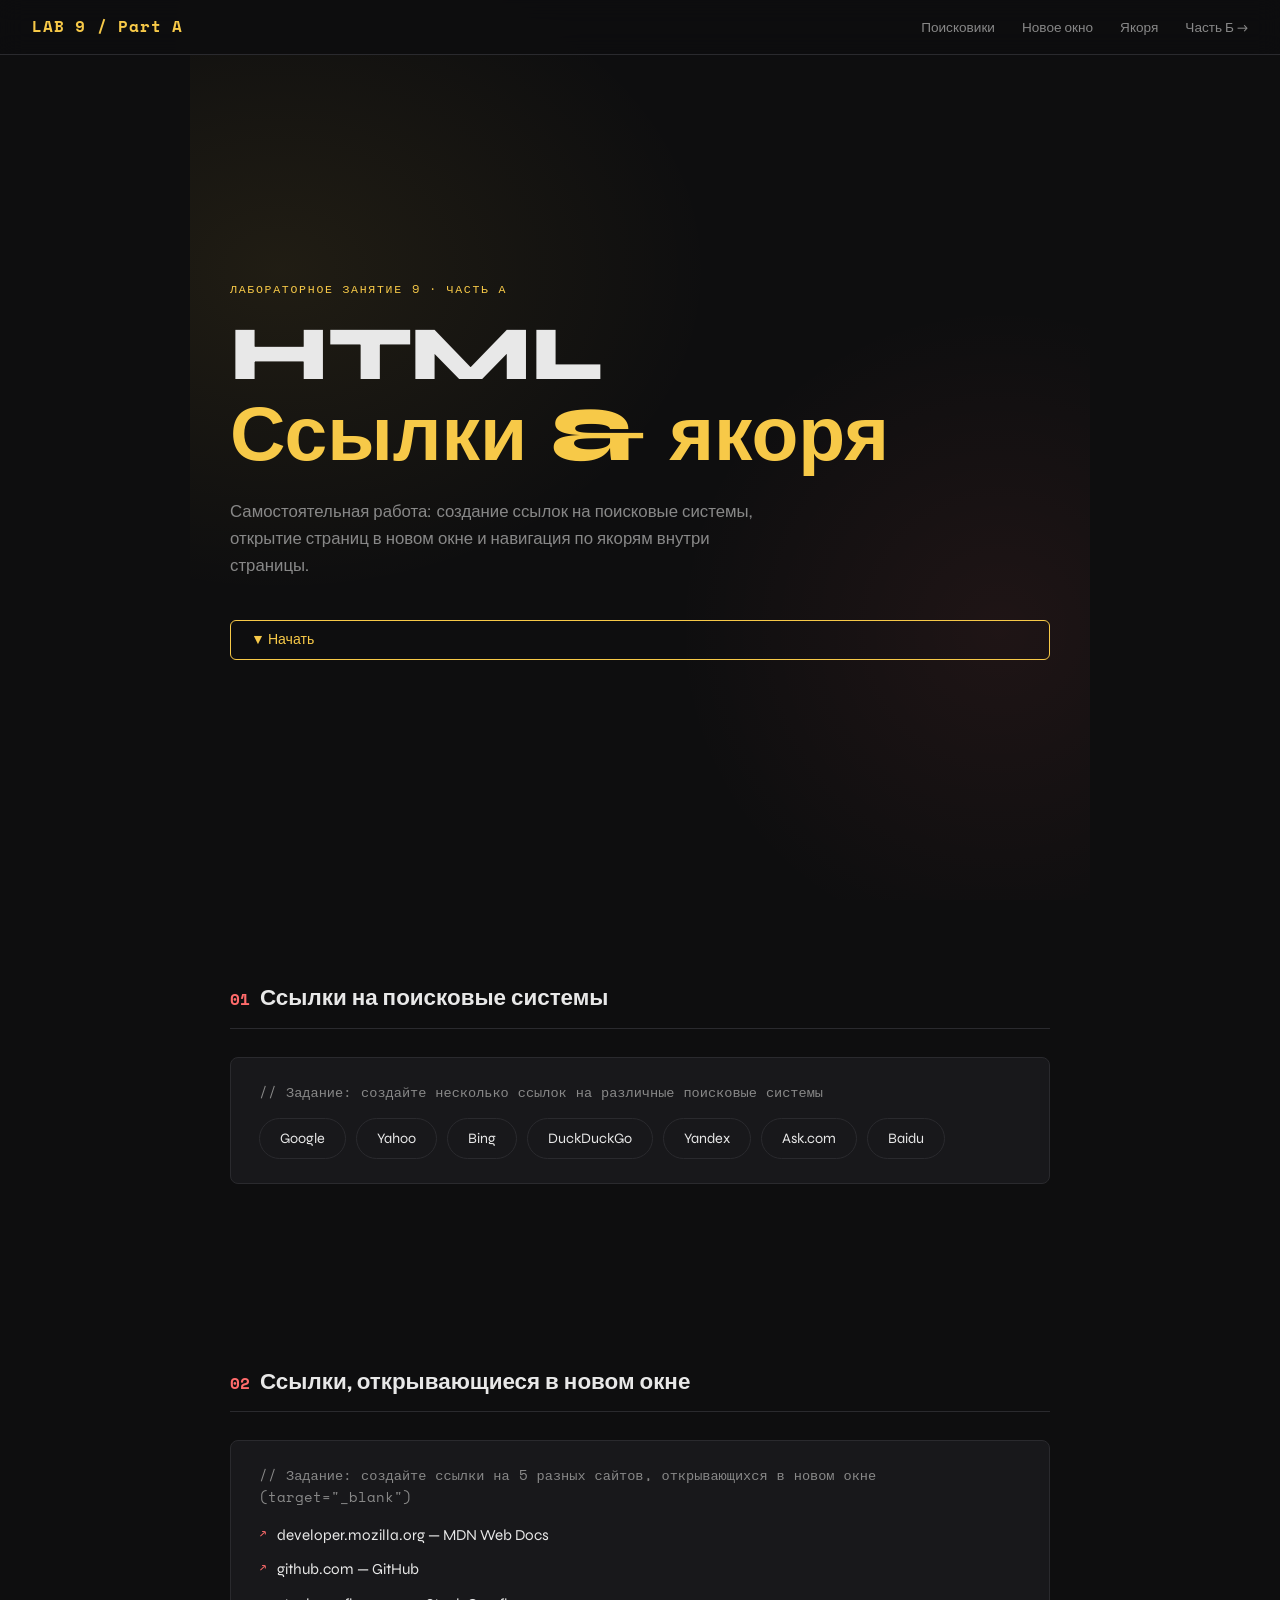
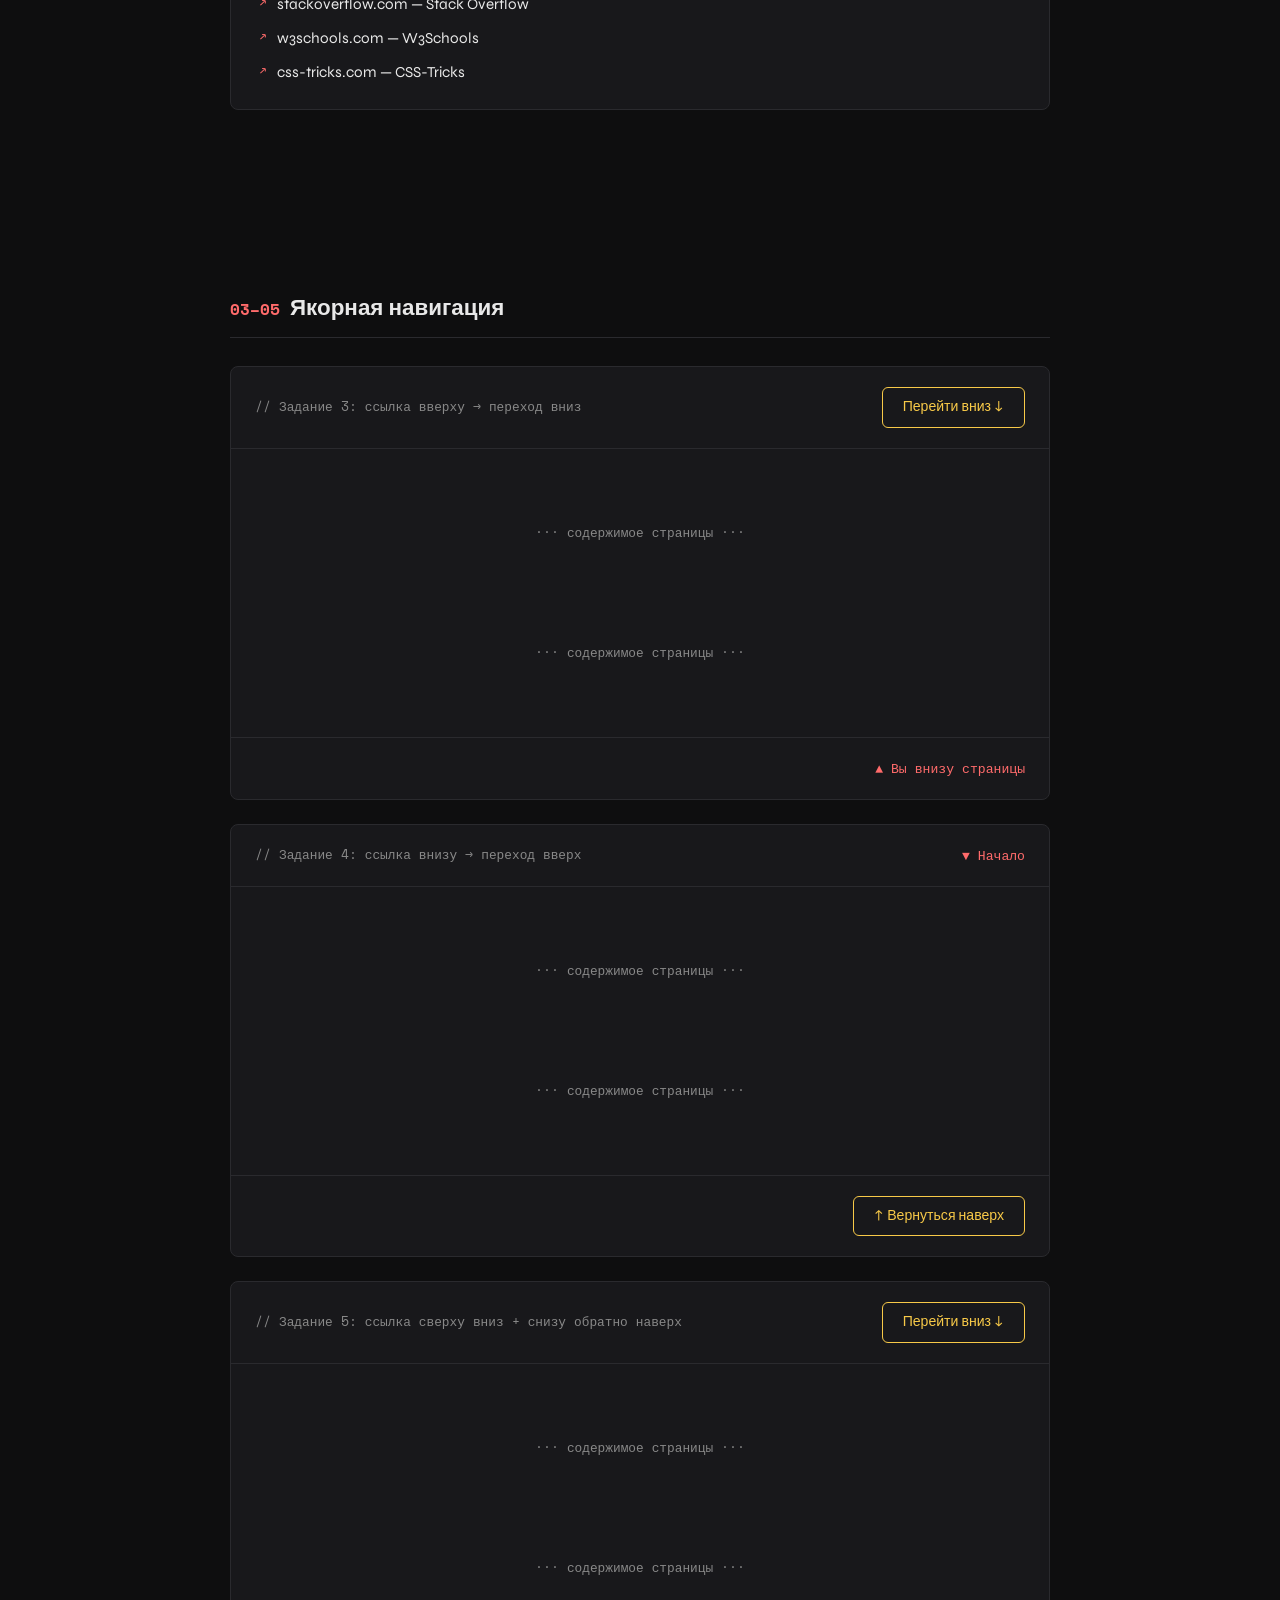
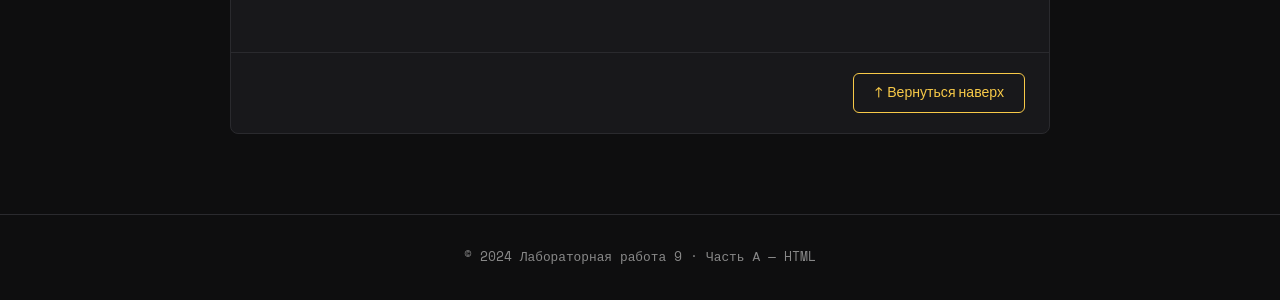
<file: index.html>
<!DOCTYPE html>
<html lang="ru">
<head>
  <meta charset="UTF-8" />
  <meta name="viewport" content="width=device-width, initial-scale=1.0" />
  <title>Часть А — HTML: Ссылки и якоря</title>
  <link rel="preconnect" href="https://fonts.googleapis.com" />
  <link href="https://fonts.googleapis.com/css2?family=Space+Mono:wght@400;700&family=Syne:wght@400;700;800&display=swap" rel="stylesheet" />
  <style>
    *, *::before, *::after { box-sizing: border-box; margin: 0; padding: 0; }

    :root {
      --bg: #0e0e0f;
      --surface: #18181b;
      --border: #2a2a2e;
      --accent: #f7c948;
      --accent2: #ff6b6b;
      --text: #e8e8e8;
      --muted: #888;
      --radius: 8px;
    }

    body {
      background: var(--bg);
      color: var(--text);
      font-family: 'Syne', sans-serif;
      line-height: 1.6;
    }

    /* ── HEADER ── */
    header {
      position: fixed;
      top: 0; left: 0; right: 0;
      z-index: 100;
      background: rgba(14,14,15,.85);
      backdrop-filter: blur(12px);
      border-bottom: 1px solid var(--border);
      padding: 14px 32px;
      display: flex;
      align-items: center;
      justify-content: space-between;
    }

    header h1 {
      font-family: 'Space Mono', monospace;
      font-size: 1rem;
      color: var(--accent);
      letter-spacing: .05em;
    }

    header nav a {
      color: var(--muted);
      text-decoration: none;
      margin-left: 24px;
      font-size: .85rem;
      transition: color .2s;
    }
    header nav a:hover { color: var(--text); }

    /* ── HERO ── */
    #top {
      min-height: 100vh;
      display: flex;
      flex-direction: column;
      justify-content: center;
      padding: 120px 40px 80px;
      background:
        radial-gradient(ellipse 80% 60% at 10% 30%, rgba(247,201,72,.08) 0%, transparent 60%),
        radial-gradient(ellipse 60% 60% at 90% 70%, rgba(255,107,107,.07) 0%, transparent 60%);
    }

    .label {
      font-family: 'Space Mono', monospace;
      font-size: .72rem;
      letter-spacing: .15em;
      text-transform: uppercase;
      color: var(--accent);
      margin-bottom: 16px;
    }

    .hero-title {
      font-size: clamp(2.4rem, 6vw, 5rem);
      font-weight: 800;
      line-height: 1.05;
      margin-bottom: 24px;
    }

    .hero-title span { color: var(--accent); }

    .hero-desc {
      max-width: 560px;
      color: var(--muted);
      font-size: 1.05rem;
      margin-bottom: 40px;
    }

    /* ── SECTION ── */
    section {
      max-width: 900px;
      margin: 0 auto;
      padding: 80px 40px;
    }

    section h2 {
      font-size: 1.4rem;
      font-weight: 700;
      margin-bottom: 28px;
      padding-bottom: 12px;
      border-bottom: 1px solid var(--border);
    }

    section h2 .num {
      font-family: 'Space Mono', monospace;
      color: var(--accent2);
      margin-right: 10px;
      font-size: 1rem;
    }

    /* ── EXERCISE BLOCKS ── */
    .exercise {
      background: var(--surface);
      border: 1px solid var(--border);
      border-radius: var(--radius);
      padding: 24px 28px;
      margin-bottom: 20px;
      transition: border-color .2s;
    }
    .exercise:hover { border-color: #3f3f46; }

    .exercise p.task {
      font-size: .85rem;
      color: var(--muted);
      margin-bottom: 14px;
      font-family: 'Space Mono', monospace;
    }

    /* ── SEARCH ENGINES GRID ── */
    .search-grid {
      display: flex;
      flex-wrap: wrap;
      gap: 10px;
    }

    .search-grid a {
      display: inline-block;
      padding: 8px 20px;
      border: 1px solid var(--border);
      border-radius: 40px;
      color: var(--text);
      text-decoration: none;
      font-size: .9rem;
      transition: background .2s, border-color .2s, color .2s;
    }
    .search-grid a:hover {
      background: var(--accent);
      border-color: var(--accent);
      color: #000;
    }

    /* ── NEW-WINDOW LINKS ── */
    .site-list { list-style: none; display: flex; flex-direction: column; gap: 10px; }
    .site-list li a {
      display: flex;
      align-items: center;
      gap: 10px;
      color: var(--text);
      text-decoration: none;
      font-size: .95rem;
      transition: color .2s;
    }
    .site-list li a::before {
      content: '↗';
      font-family: 'Space Mono', monospace;
      color: var(--accent2);
      font-size: .8rem;
    }
    .site-list li a:hover { color: var(--accent); }

    /* ── LONG PAGE DEMO ── */
    .long-page-demo {
      background: var(--surface);
      border: 1px solid var(--border);
      border-radius: var(--radius);
      overflow: hidden;
    }

    .lp-header {
      padding: 20px 24px;
      border-bottom: 1px solid var(--border);
      display: flex;
      justify-content: space-between;
      align-items: center;
    }
    .lp-body { padding: 24px; }
    .lp-spacer {
      height: 120px;
      display: flex;
      align-items: center;
      justify-content: center;
      color: var(--muted);
      font-size: .8rem;
      font-family: 'Space Mono', monospace;
    }
    .lp-footer {
      border-top: 1px solid var(--border);
      padding: 20px 24px;
      display: flex;
      justify-content: flex-end;
    }

    /* ── ANCHOR LINK STYLE ── */
    .anchor-link {
      display: inline-flex;
      align-items: center;
      gap: 6px;
      padding: 8px 20px;
      border: 1px solid var(--accent);
      border-radius: 6px;
      color: var(--accent);
      text-decoration: none;
      font-size: .88rem;
      transition: background .2s, color .2s;
    }
    .anchor-link:hover { background: var(--accent); color: #000; }

    /* ── FOOTER ── */
    footer {
      border-top: 1px solid var(--border);
      text-align: center;
      padding: 32px;
      color: var(--muted);
      font-size: .8rem;
      font-family: 'Space Mono', monospace;
    }
  </style>
</head>
<body>

  <!-- ── HEADER ── -->
  <header>
    <h1>LAB 9 / Part A</h1>
    <nav>
      <a href="#ex1">Поисковики</a>
      <a href="#ex2">Новое окно</a>
      <a href="#ex3">Якоря</a>
      <a href="../partB/index.html">Часть Б →</a>
    </nav>
  </header>

  <!-- ── HERO / TOP ANCHOR ── -->
  <section id="top" style="padding-top:120px;">
    <p class="label">Лабораторное занятие 9 · Часть А</p>
    <h1 class="hero-title">HTML<br/><span>Ссылки &amp; якоря</span></h1>
    <p class="hero-desc">
      Самостоятельная работа: создание ссылок на поисковые системы,
      открытие страниц в новом окне и навигация по якорям внутри страницы.
    </p>
    <a href="#ex1" class="anchor-link">▼ Начать</a>
  </section>

  <!-- ── EXERCISE 1 ── -->
  <section id="ex1">
    <h2><span class="num">01</span>Ссылки на поисковые системы</h2>
    <div class="exercise">
      <p class="task">// Задание: создайте несколько ссылок на различные поисковые системы</p>
      <div class="search-grid">
        <a href="https://www.google.com" target="_blank">Google</a>
        <a href="https://www.yahoo.com" target="_blank">Yahoo</a>
        <a href="https://www.bing.com" target="_blank">Bing</a>
        <a href="https://www.duckduckgo.com" target="_blank">DuckDuckGo</a>
        <a href="https://www.yandex.ru" target="_blank">Yandex</a>
        <a href="https://www.ask.com" target="_blank">Ask.com</a>
        <a href="https://www.baidu.com" target="_blank">Baidu</a>
      </div>
    </div>
  </section>

  <!-- ── EXERCISE 2 ── -->
  <section id="ex2">
    <h2><span class="num">02</span>Ссылки, открывающиеся в новом окне</h2>
    <div class="exercise">
      <p class="task">// Задание: создайте ссылки на 5 разных сайтов, открывающихся в новом окне (target="_blank")</p>
      <ul class="site-list">
        <li><a href="https://developer.mozilla.org" target="_blank" rel="noopener">developer.mozilla.org — MDN Web Docs</a></li>
        <li><a href="https://github.com" target="_blank" rel="noopener">github.com — GitHub</a></li>
        <li><a href="https://stackoverflow.com" target="_blank" rel="noopener">stackoverflow.com — Stack Overflow</a></li>
        <li><a href="https://www.w3schools.com" target="_blank" rel="noopener">w3schools.com — W3Schools</a></li>
        <li><a href="https://css-tricks.com" target="_blank" rel="noopener">css-tricks.com — CSS-Tricks</a></li>
      </ul>
    </div>
  </section>

  <!-- ── EXERCISES 3-5: Anchors ── -->
  <section id="ex3">
    <h2><span class="num">03–05</span>Якорная навигация</h2>

    <!-- Ex 3: link top → bottom -->
    <div class="long-page-demo" id="demo3">
      <div class="lp-header">
        <span style="font-size:.8rem; color:var(--muted); font-family:'Space Mono',monospace;">// Задание 3: ссылка вверху → переход вниз</span>
        <a href="#demo3-bottom" class="anchor-link">Перейти вниз ↓</a>
      </div>
      <div class="lp-body">
        <div class="lp-spacer">··· содержимое страницы ···</div>
        <div class="lp-spacer">··· содержимое страницы ···</div>
      </div>
      <div class="lp-footer" id="demo3-bottom">
        <span style="color:var(--accent2);font-size:.82rem;font-family:'Space Mono',monospace;">▲ Вы внизу страницы</span>
      </div>
    </div>

    <div style="height:24px"></div>

    <!-- Ex 4: link bottom → top -->
    <div class="long-page-demo" id="demo4">
      <div class="lp-header" id="demo4-top">
        <span style="font-size:.8rem; color:var(--muted); font-family:'Space Mono',monospace;">// Задание 4: ссылка внизу → переход вверх</span>
        <span style="color:var(--accent2);font-size:.82rem;font-family:'Space Mono',monospace;">▼ Начало</span>
      </div>
      <div class="lp-body">
        <div class="lp-spacer">··· содержимое страницы ···</div>
        <div class="lp-spacer">··· содержимое страницы ···</div>
      </div>
      <div class="lp-footer">
        <a href="#demo4-top" class="anchor-link">↑ Вернуться наверх</a>
      </div>
    </div>

    <div style="height:24px"></div>

    <!-- Ex 5: both top↓ and bottom↑ -->
    <div class="long-page-demo" id="demo5">
      <div class="lp-header" id="demo5-top">
        <span style="font-size:.8rem; color:var(--muted); font-family:'Space Mono',monospace;">// Задание 5: ссылка сверху вниз + снизу обратно наверх</span>
        <a href="#demo5-bottom" class="anchor-link">Перейти вниз ↓</a>
      </div>
      <div class="lp-body">
        <div class="lp-spacer">··· содержимое страницы ···</div>
        <div class="lp-spacer">··· содержимое страницы ···</div>
      </div>
      <div class="lp-footer" id="demo5-bottom">
        <a href="#demo5-top" class="anchor-link">↑ Вернуться наверх</a>
      </div>
    </div>

  </section>

  <footer>
    &copy; 2024 Лабораторная работа 9 · Часть А — HTML
  </footer>

</body>
</html>
</file>
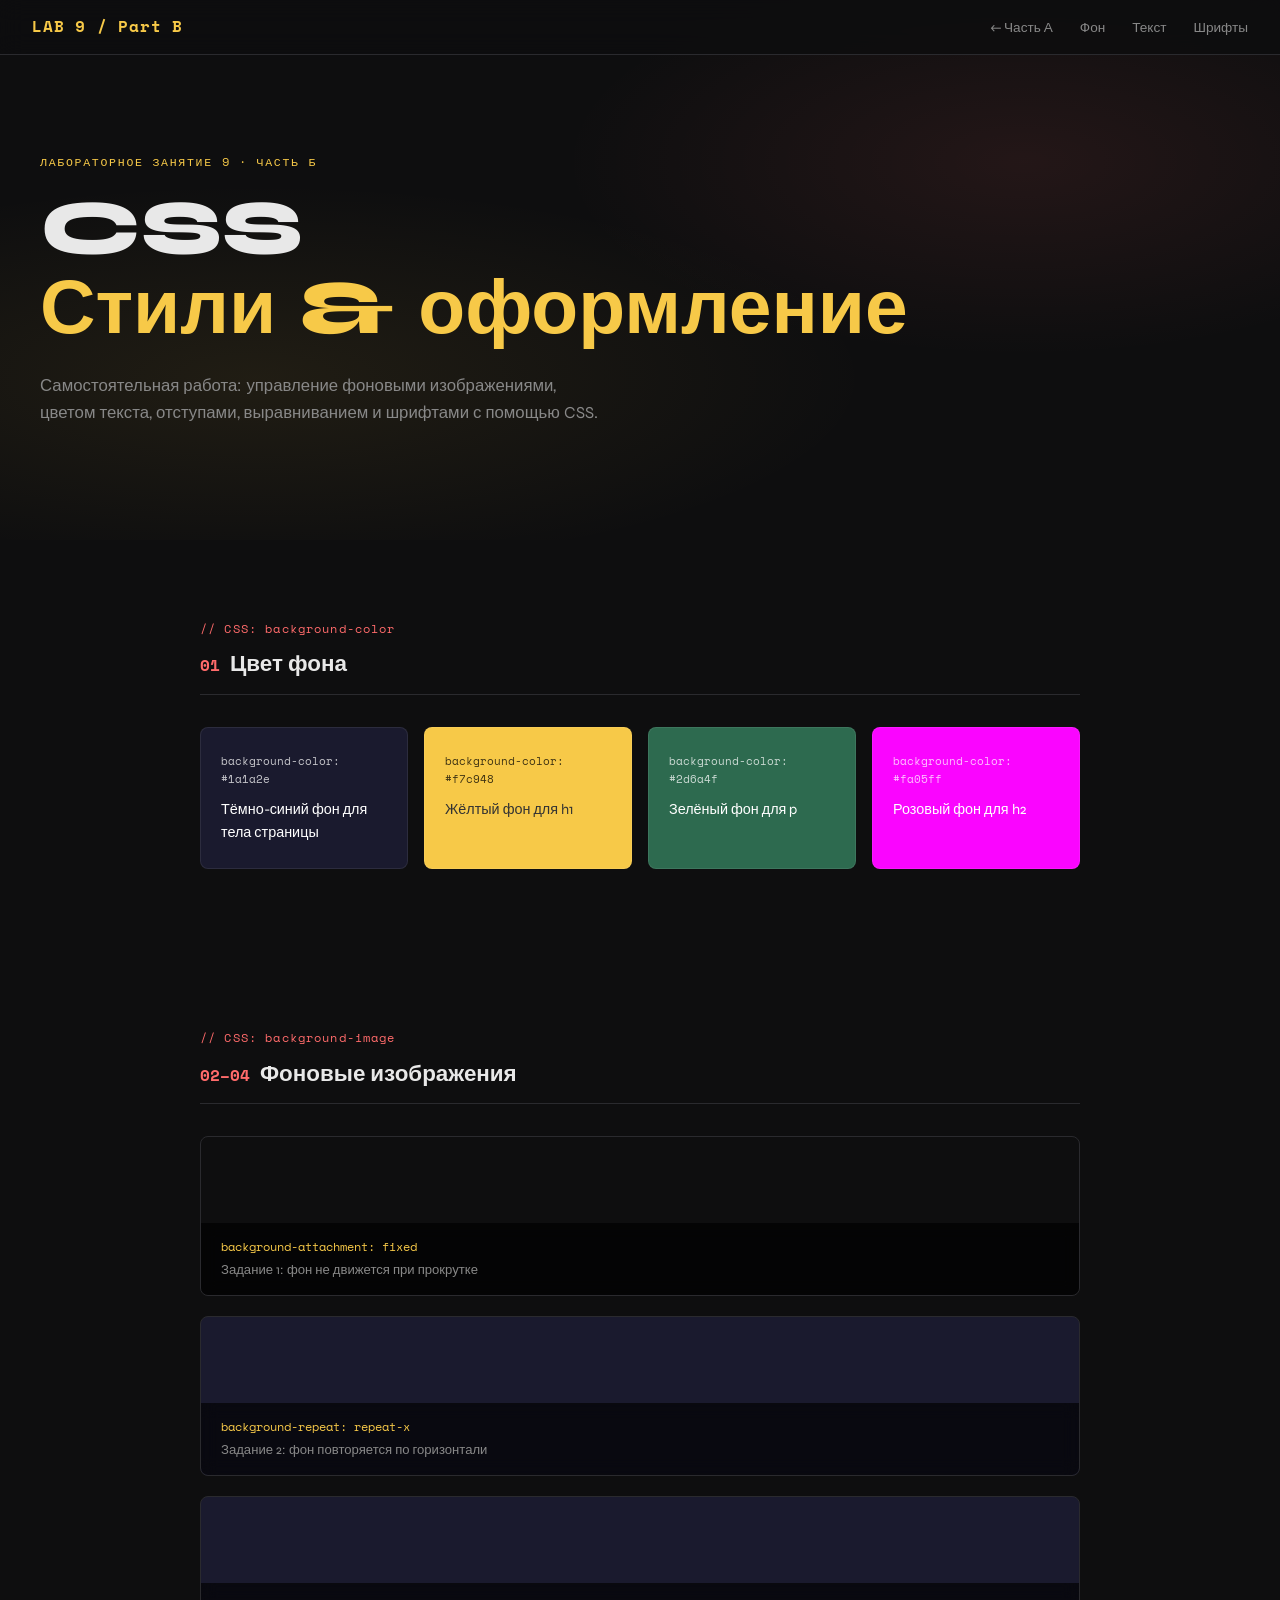
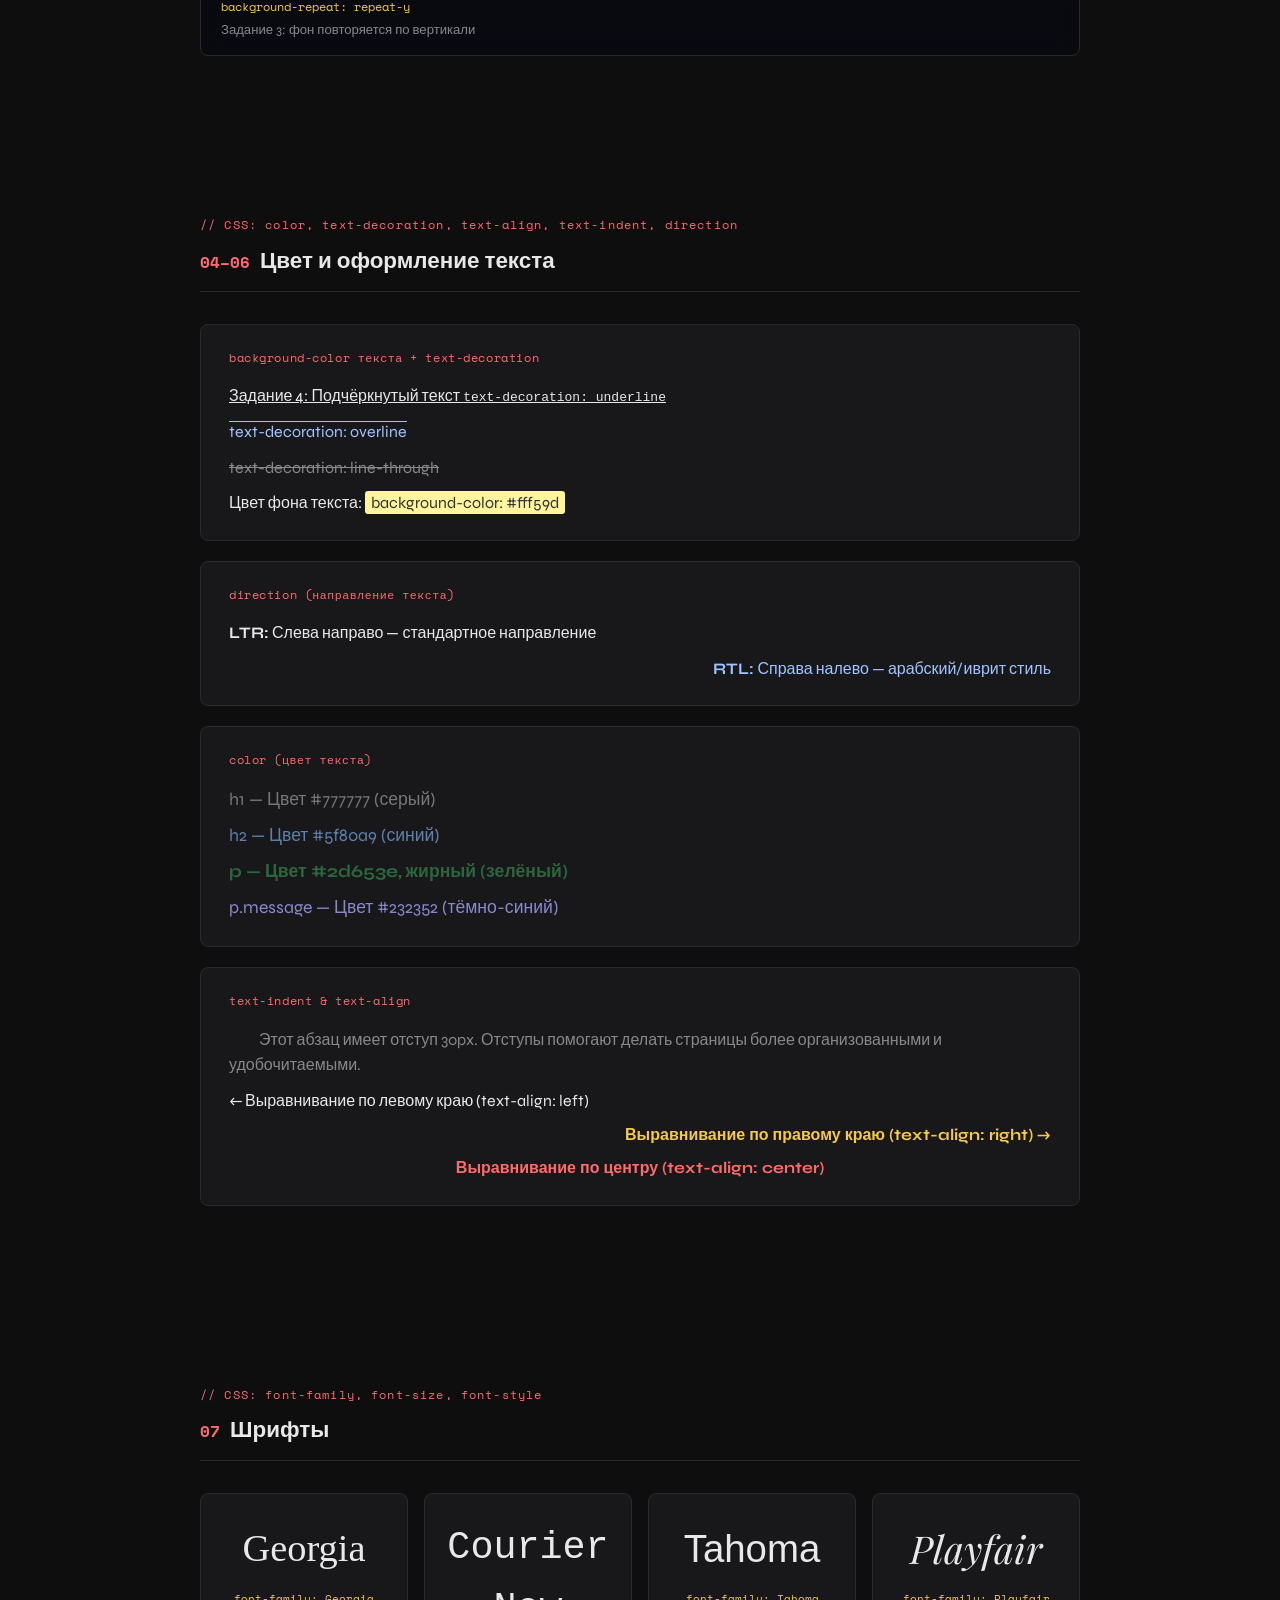
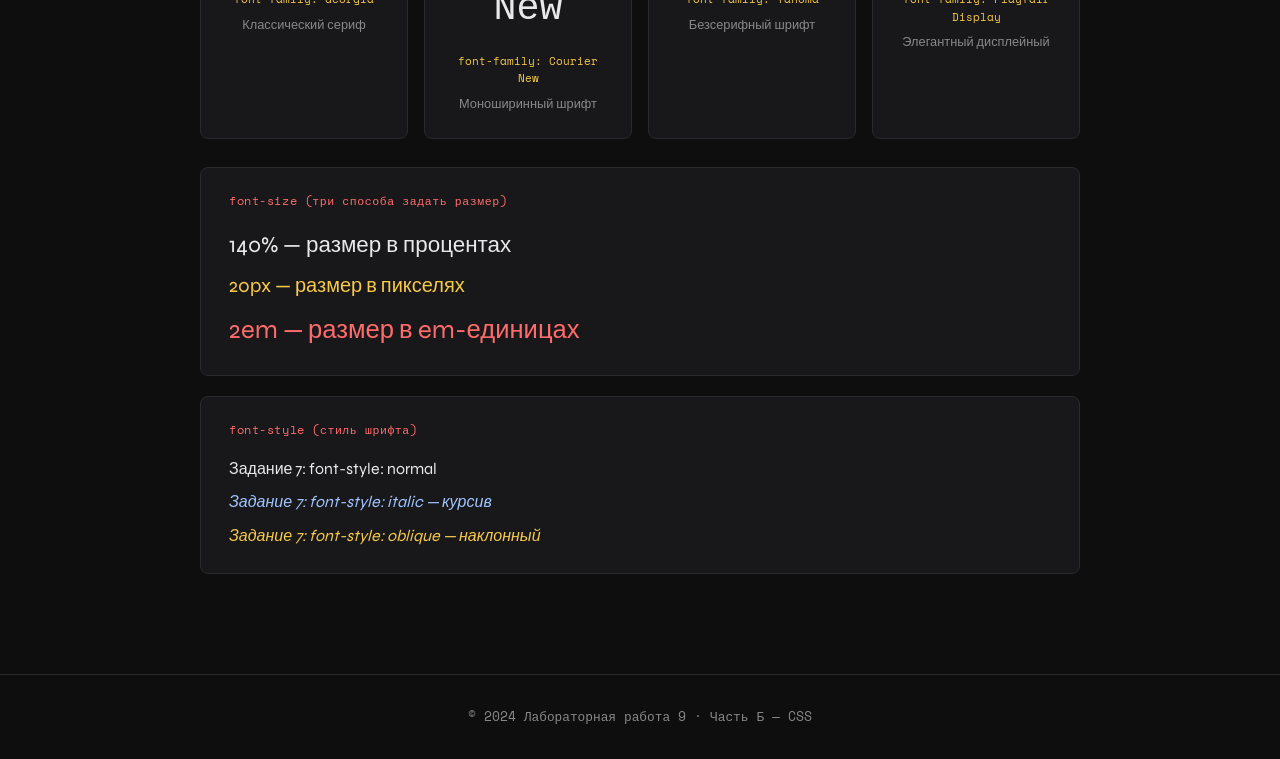
<file: index (2).html>
<!DOCTYPE html>
<html lang="ru">
<head>
  <meta charset="UTF-8" />
  <meta name="viewport" content="width=device-width, initial-scale=1.0" />
  <title>Часть Б — CSS: Фоны, текст, шрифты</title>
  <link rel="preconnect" href="https://fonts.googleapis.com" />
  <link href="https://fonts.googleapis.com/css2?family=Space+Mono:wght@400;700&family=Syne:wght@400;700;800&family=Playfair+Display:ital,wght@0,700;1,400&display=swap" rel="stylesheet" />
  <link rel="stylesheet" href="style.css" />
</head>
<body>

  <header>
    <h1>LAB 9 / Part B</h1>
    <nav>
      <a href="../partA/index.html">← Часть А</a>
      <a href="#bg-color">Фон</a>
      <a href="#text-color">Текст</a>
      <a href="#fonts">Шрифты</a>
    </nav>
  </header>

  <!-- ── HERO ── -->
  <div class="hero" id="top">
    <p class="label">Лабораторное занятие 9 · Часть Б</p>
    <h1 class="hero-title">CSS<br/><span>Стили &amp; оформление</span></h1>
    <p class="hero-desc">
      Самостоятельная работа: управление фоновыми изображениями, цветом текста,
      отступами, выравниванием и шрифтами с помощью CSS.
    </p>
  </div>

  <!-- ══════════════════════════════════════
       БЛОК 1 — Цвет фона
  ═══════════════════════════════════════ -->
  <section id="bg-color">
    <div class="section-label">// CSS: background-color</div>
    <h2 class="section-title"><span class="num">01</span>Цвет фона</h2>

    <div class="card-grid">
      <div class="card" style="background-color:#1a1a2e;">
        <code>background-color: #1a1a2e</code>
        <p>Тёмно-синий фон для тела страницы</p>
      </div>
      <div class="card" style="background-color:#f7c948; color:#000;">
        <code style="color:#000;">background-color: #f7c948</code>
        <p style="color:#333;">Жёлтый фон для h1</p>
      </div>
      <div class="card" style="background-color:#2d6a4f;">
        <code>background-color: #2d6a4f</code>
        <p>Зелёный фон для p</p>
      </div>
      <div class="card" style="background-color:#fa05ff; color:#fff;">
        <code>background-color: #fa05ff</code>
        <p>Розовый фон для h2</p>
      </div>
    </div>
  </section>

  <!-- ══════════════════════════════════════
       БЛОК 2 — Фоновое изображение
  ═══════════════════════════════════════ -->
  <section id="bg-image">
    <div class="section-label">// CSS: background-image</div>
    <h2 class="section-title"><span class="num">02–04</span>Фоновые изображения</h2>

    <div class="bg-demos">
      <!-- No-scroll -->
      <div class="bg-demo bg-fixed">
        <div class="bg-demo-label">
          <code>background-attachment: fixed</code>
          <p>Задание 1: фон не движется при прокрутке</p>
        </div>
      </div>

      <!-- Repeat X -->
      <div class="bg-demo bg-repeat-x">
        <div class="bg-demo-label">
          <code>background-repeat: repeat-x</code>
          <p>Задание 2: фон повторяется по горизонтали</p>
        </div>
      </div>

      <!-- Repeat Y -->
      <div class="bg-demo bg-repeat-y">
        <div class="bg-demo-label">
          <code>background-repeat: repeat-y</code>
          <p>Задание 3: фон повторяется по вертикали</p>
        </div>
      </div>
    </div>
  </section>

  <!-- ══════════════════════════════════════
       БЛОК 3 — Цвет и оформление текста
  ═══════════════════════════════════════ -->
  <section id="text-color">
    <div class="section-label">// CSS: color, text-decoration, text-align, text-indent, direction</div>
    <h2 class="section-title"><span class="num">04–06</span>Цвет и оформление текста</h2>

    <!-- Задание 4: text-decoration -->
    <div class="demo-block">
      <p class="demo-label">background-color текста + text-decoration</p>
      <p class="text-underline">Задание 4: Подчёркнутый текст <code>text-decoration: underline</code></p>
      <p class="text-overline">text-decoration: overline</p>
      <p class="text-linethrough">text-decoration: line-through</p>
      <p class="text-bg-highlight">Цвет фона текста: <mark>background-color: #fff59d</mark></p>
    </div>

    <!-- Задание 5: direction -->
    <div class="demo-block">
      <p class="demo-label">direction (направление текста)</p>
      <p class="text-ltr"><strong>LTR:</strong> Слева направо — стандартное направление</p>
      <p class="text-rtl"><strong>RTL:</strong> Справа налево — арабский/иврит стиль</p>
    </div>

    <!-- Задание 6: color -->
    <div class="demo-block">
      <p class="demo-label">color (цвет текста)</p>
      <p class="color-gray">h1 — Цвет #777777 (серый)</p>
      <p class="color-blue">h2 — Цвет #5f80a9 (синий)</p>
      <p class="color-green">p — Цвет #2d653e, жирный (зелёный)</p>
      <p class="color-navy">p.message — Цвет #232352 (тёмно-синий)</p>
    </div>

    <!-- text-indent + text-align -->
    <div class="demo-block">
      <p class="demo-label">text-indent &amp; text-align</p>
      <p class="text-indent-demo">Этот абзац имеет отступ 30px. Отступы помогают делать страницы более организованными и удобочитаемыми.</p>
      <p class="text-left">← Выравнивание по левому краю (text-align: left)</p>
      <h3 class="text-right">Выравнивание по правому краю (text-align: right) →</h3>
      <h3 class="text-center">Выравнивание по центру (text-align: center)</h3>
    </div>
  </section>

  <!-- ══════════════════════════════════════
       БЛОК 4 — Шрифты
  ═══════════════════════════════════════ -->
  <section id="fonts">
    <div class="section-label">// CSS: font-family, font-size, font-style</div>
    <h2 class="section-title"><span class="num">07</span>Шрифты</h2>

    <div class="font-showcase">
      <div class="font-card">
        <div class="font-demo font-georgia">Georgia</div>
        <code>font-family: Georgia</code>
        <p>Классический сериф</p>
      </div>
      <div class="font-card">
        <div class="font-demo font-courier">Courier New</div>
        <code>font-family: Courier New</code>
        <p>Моноширинный шрифт</p>
      </div>
      <div class="font-card">
        <div class="font-demo font-tahoma">Tahoma</div>
        <code>font-family: Tahoma</code>
        <p>Безсерифный шрифт</p>
      </div>
      <div class="font-card">
        <div class="font-demo font-playfair">Playfair</div>
        <code>font-family: Playfair Display</code>
        <p>Элегантный дисплейный</p>
      </div>
    </div>

    <!-- Font sizes -->
    <div class="demo-block" style="margin-top:28px;">
      <p class="demo-label">font-size (три способа задать размер)</p>
      <p class="fs-percent">140% — размер в процентах</p>
      <p class="fs-px">20px — размер в пикселях</p>
      <p class="fs-em">2em — размер в em-единицах</p>
    </div>

    <!-- Font style -->
    <div class="demo-block">
      <p class="demo-label">font-style (стиль шрифта)</p>
      <p class="fs-normal">Задание 7: font-style: normal</p>
      <p class="fs-italic">Задание 7: font-style: italic — курсив</p>
      <p class="fs-oblique">Задание 7: font-style: oblique — наклонный</p>
    </div>
  </section>

  <footer>
    &copy; 2024 Лабораторная работа 9 · Часть Б — CSS
  </footer>

</body>
</html>
</file>
<file: style.css>
/* ══════════════════════════════════════════
   LAB 9 — Part B · style.css
   Лабораторное занятие 9: CSS стили
══════════════════════════════════════════ */

*, *::before, *::after { box-sizing: border-box; margin: 0; padding: 0; }

:root {
  --bg: #0e0e0f;
  --surface: #18181b;
  --border: #2a2a2e;
  --accent: #f7c948;
  --accent2: #ff6b6b;
  --text: #e8e8e8;
  --muted: #888;
  --radius: 8px;
}

body {
  background: var(--bg);
  color: var(--text);
  font-family: 'Syne', sans-serif;
  line-height: 1.6;
}

/* ── HEADER ── */
header {
  position: fixed;
  top: 0; left: 0; right: 0;
  z-index: 100;
  background: rgba(14,14,15,.85);
  backdrop-filter: blur(12px);
  border-bottom: 1px solid var(--border);
  padding: 14px 32px;
  display: flex;
  align-items: center;
  justify-content: space-between;
}

header h1 {
  font-family: 'Space Mono', monospace;
  font-size: 1rem;
  color: var(--accent);
  letter-spacing: .05em;
}

header nav a {
  color: var(--muted);
  text-decoration: none;
  margin-left: 24px;
  font-size: .85rem;
  transition: color .2s;
}
header nav a:hover { color: var(--text); }

/* ── HERO ── */
.hero {
  min-height: 60vh;
  display: flex;
  flex-direction: column;
  justify-content: center;
  padding: 120px 40px 80px;
  background:
    radial-gradient(ellipse 60% 60% at 80% 30%, rgba(255,107,107,.09) 0%, transparent 60%),
    radial-gradient(ellipse 80% 60% at 20% 70%, rgba(247,201,72,.08) 0%, transparent 60%);
}

.label {
  font-family: 'Space Mono', monospace;
  font-size: .72rem;
  letter-spacing: .15em;
  text-transform: uppercase;
  color: var(--accent);
  margin-bottom: 16px;
}

.hero-title {
  font-size: clamp(2.4rem, 6vw, 5rem);
  font-weight: 800;
  line-height: 1.05;
  margin-bottom: 24px;
}
.hero-title span { color: var(--accent); }

.hero-desc {
  max-width: 560px;
  color: var(--muted);
  font-size: 1.05rem;
}

/* ── SECTION ── */
section {
  max-width: 960px;
  margin: 0 auto;
  padding: 80px 40px;
}

.section-label {
  font-family: 'Space Mono', monospace;
  font-size: .72rem;
  letter-spacing: .1em;
  color: var(--accent2);
  margin-bottom: 8px;
}

.section-title {
  font-size: 1.4rem;
  font-weight: 700;
  margin-bottom: 32px;
  padding-bottom: 12px;
  border-bottom: 1px solid var(--border);
}

.section-title .num {
  font-family: 'Space Mono', monospace;
  color: var(--accent2);
  margin-right: 10px;
  font-size: 1rem;
}

/* ── CARD GRID (background-color) ── */
.card-grid {
  display: grid;
  grid-template-columns: repeat(auto-fill, minmax(200px, 1fr));
  gap: 16px;
}

.card {
  border-radius: var(--radius);
  padding: 24px 20px;
  color: #fff;
  border: 1px solid rgba(255,255,255,.08);
  transition: transform .2s;
}
.card:hover { transform: translateY(-3px); }

.card code {
  display: block;
  font-family: 'Space Mono', monospace;
  font-size: .7rem;
  margin-bottom: 10px;
  opacity: .75;
}
.card p { font-size: .9rem; }

/* ── BG IMAGE DEMOS ── */
.bg-demos { display: flex; flex-direction: column; gap: 20px; }

.bg-demo {
  height: 160px;
  border-radius: var(--radius);
  border: 1px solid var(--border);
  display: flex;
  align-items: flex-end;
  overflow: hidden;
  position: relative;
}

/* Fixed background */
.bg-fixed {
  background-image: url('https://images.unsplash.com/photo-1519681393784-d120267933ba?w=1200&q=80');
  background-size: cover;
  background-attachment: fixed;
  background-position: center;
}

/* Repeat X — small tile pattern */
.bg-repeat-x {
  background-image: url('https://www.transparenttextures.com/patterns/diagmonds.png');
  background-repeat: repeat-x;
  background-color: #1a1a2e;
}

/* Repeat Y */
.bg-repeat-y {
  background-image: url('https://www.transparenttextures.com/patterns/diagmonds.png');
  background-repeat: repeat-y;
  background-position: left center;
  background-color: #1a1a2e;
}

.bg-demo-label {
  background: rgba(0,0,0,.65);
  backdrop-filter: blur(8px);
  width: 100%;
  padding: 14px 20px;
}
.bg-demo-label code {
  font-family: 'Space Mono', monospace;
  font-size: .75rem;
  color: var(--accent);
  display: block;
  margin-bottom: 4px;
}
.bg-demo-label p { font-size: .82rem; color: var(--muted); }

/* ── DEMO BLOCKS (text) ── */
.demo-block {
  background: var(--surface);
  border: 1px solid var(--border);
  border-radius: var(--radius);
  padding: 24px 28px;
  margin-bottom: 20px;
}

.demo-label {
  font-family: 'Space Mono', monospace;
  font-size: .72rem;
  color: var(--accent2);
  margin-bottom: 16px;
  letter-spacing: .05em;
}

/* Задание 4 — text-decoration */
.text-underline  { text-decoration: underline; margin-bottom: 10px; }
.text-overline   { text-decoration: overline; color: #a0c4ff; margin-bottom: 10px; }
.text-linethrough{ text-decoration: line-through; color: var(--muted); margin-bottom: 10px; }
.text-bg-highlight{ margin-top: 4px; }
.text-bg-highlight mark { background-color: #fff59d; color: #333; padding: 2px 6px; border-radius: 3px; }

/* Задание 5 — direction */
.text-ltr { direction: ltr; margin-bottom: 10px; }
.text-rtl { direction: rtl; color: #a0c4ff; }

/* Задание 6 — color */
.color-gray   { color: #777777; margin-bottom: 8px; font-size: 1.1rem; }
.color-blue   { color: #5f80a9; margin-bottom: 8px; font-size: 1.1rem; }
.color-green  { color: #2d653e; font-weight: bold; margin-bottom: 8px; font-size: 1.1rem; }
.color-navy   { color: #8888cc; font-size: 1.1rem; }

/* text-indent & text-align */
.text-indent-demo { text-indent: 30px; margin-bottom: 10px; color: var(--muted); }
.text-left    { text-align: left;   margin-bottom: 8px; }
.text-right   { text-align: right;  margin-bottom: 8px; color: var(--accent); font-size: 1rem; }
.text-center  { text-align: center; color: var(--accent2); font-size: 1rem; }

/* ── FONT SHOWCASE ── */
.font-showcase {
  display: grid;
  grid-template-columns: repeat(auto-fill, minmax(200px, 1fr));
  gap: 16px;
}

.font-card {
  background: var(--surface);
  border: 1px solid var(--border);
  border-radius: var(--radius);
  padding: 24px 20px;
  text-align: center;
  transition: border-color .2s, transform .2s;
}
.font-card:hover { border-color: var(--accent); transform: translateY(-3px); }

.font-demo {
  font-size: 2.4rem;
  margin-bottom: 12px;
  color: var(--text);
}
.font-card code {
  display: block;
  font-family: 'Space Mono', monospace;
  font-size: .68rem;
  color: var(--accent);
  margin-bottom: 6px;
}
.font-card p { font-size: .8rem; color: var(--muted); }

.font-georgia  { font-family: Georgia, serif; }
.font-courier  { font-family: 'Courier New', Courier, monospace; }
.font-tahoma   { font-family: Tahoma, Geneva, sans-serif; }
.font-playfair { font-family: 'Playfair Display', serif; font-style: italic; }

/* Font sizes */
.fs-percent { font-size: 140%; margin-bottom: 8px; color: var(--text); }
.fs-px      { font-size: 20px;  margin-bottom: 8px; color: var(--accent); }
.fs-em      { font-size: 1.6em; color: var(--accent2); }

/* Font style */
.fs-normal  { font-style: normal;  margin-bottom: 8px; }
.fs-italic  { font-style: italic;  margin-bottom: 8px; color: #a0c4ff; }
.fs-oblique { font-style: oblique; color: var(--accent); }

/* ── FOOTER ── */
footer {
  border-top: 1px solid var(--border);
  text-align: center;
  padding: 32px;
  color: var(--muted);
  font-size: .8rem;
  font-family: 'Space Mono', monospace;
}
</file>
